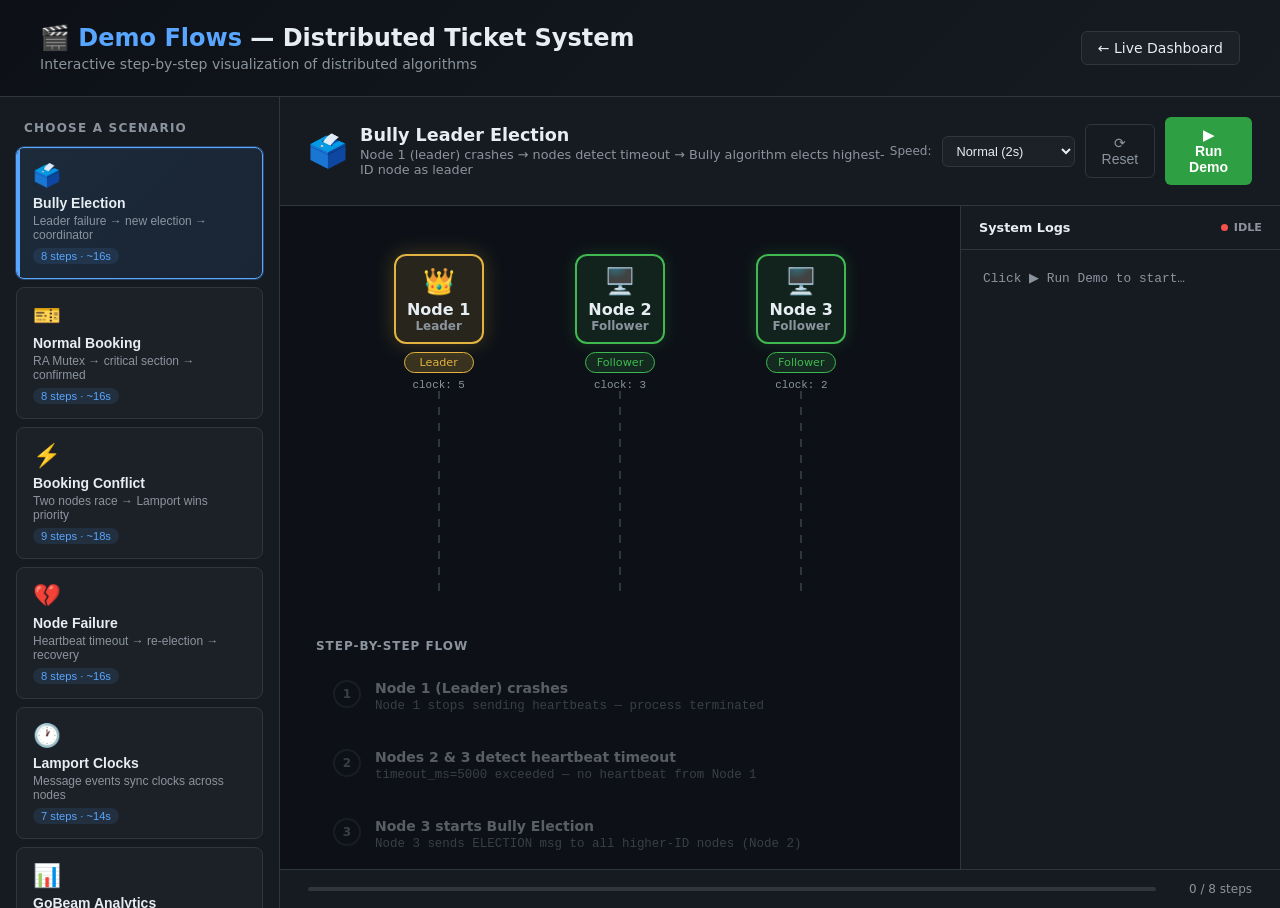
<file: web/static/demo.html>
<!DOCTYPE html>
<html lang="en">

<head>
    <meta charset="UTF-8" />
    <meta name="viewport" content="width=device-width, initial-scale=1.0" />
    <title>Demo Flows — Distributed Ticket System</title>
    <style>
         :root {
            --bg: #0d1117;
            --surface: #161b22;
            --surface2: #1c2128;
            --border: #30363d;
            --text: #e6edf3;
            --muted: #8b949e;
            --green: #2ea043;
            --green-glow: #3fb950;
            --blue: #1f6feb;
            --blue-bright: #58a6ff;
            --purple: #6e40c9;
            --purple-bright: #a371f7;
            --yellow: #d29922;
            --yellow-bright: #e3b341;
            --red: #b62324;
            --red-bright: #f85149;
            --orange: #db6d28;
            --orange-bright: #ffa657;
            --radius: 10px;
        }
        
        * {
            margin: 0;
            padding: 0;
            box-sizing: border-box;
        }
        
        body {
            background: var(--bg);
            color: var(--text);
            font-family: 'Segoe UI', system-ui, sans-serif;
            min-height: 100vh;
        }
        /* ── Header ── */
        
        .demo-header {
            background: linear-gradient(135deg, #0d1117 0%, #161b22 100%);
            border-bottom: 1px solid var(--border);
            padding: 24px 40px;
            display: flex;
            align-items: center;
            justify-content: space-between;
        }
        
        .demo-header h1 {
            font-size: 1.5rem;
            font-weight: 700;
        }
        
        .demo-header h1 span {
            color: var(--blue-bright);
        }
        
        .demo-header p {
            color: var(--muted);
            font-size: 0.875rem;
            margin-top: 4px;
        }
        
        .back-btn {
            background: var(--surface2);
            border: 1px solid var(--border);
            color: var(--text);
            padding: 8px 16px;
            border-radius: 6px;
            text-decoration: none;
            font-size: 0.875rem;
            transition: background 0.2s;
        }
        
        .back-btn:hover {
            background: var(--border);
        }
        /* ── Layout ── */
        
        .demo-main {
            display: grid;
            grid-template-columns: 280px 1fr;
            gap: 0;
            height: calc(100vh - 89px);
        }
        /* ── Sidebar ── */
        
        .sidebar {
            background: var(--surface);
            border-right: 1px solid var(--border);
            padding: 24px 16px;
            overflow-y: auto;
        }
        
        .sidebar h3 {
            font-size: 0.75rem;
            text-transform: uppercase;
            letter-spacing: 0.1em;
            color: var(--muted);
            margin-bottom: 12px;
            padding: 0 8px;
        }
        
        .scenario-btn {
            width: 100%;
            padding: 14px 16px;
            margin-bottom: 8px;
            background: var(--surface2);
            border: 1px solid var(--border);
            border-radius: 8px;
            color: var(--text);
            cursor: pointer;
            text-align: left;
            transition: all 0.2s;
            position: relative;
            overflow: hidden;
        }
        
        .scenario-btn:hover {
            border-color: var(--blue);
            background: #1c2a3a;
        }
        
        .scenario-btn.active {
            border-color: var(--blue-bright);
            background: linear-gradient(135deg, #1c2a3a, #1a2535);
            box-shadow: 0 0 0 1px rgba(88, 166, 255, 0.3), inset 0 1px 0 rgba(88, 166, 255, 0.1);
        }
        
        .scenario-btn.active::before {
            content: '';
            position: absolute;
            left: 0;
            top: 0;
            bottom: 0;
            width: 3px;
            background: var(--blue-bright);
        }
        
        .scenario-btn .icon {
            font-size: 1.4rem;
            display: block;
            margin-bottom: 6px;
        }
        
        .scenario-btn .title {
            font-size: 0.875rem;
            font-weight: 600;
            display: block;
        }
        
        .scenario-btn .desc {
            font-size: 0.75rem;
            color: var(--muted);
            margin-top: 3px;
            display: block;
        }
        
        .scenario-btn .step-count {
            font-size: 0.7rem;
            color: var(--blue-bright);
            background: rgba(88, 166, 255, 0.1);
            border-radius: 10px;
            padding: 2px 8px;
            margin-top: 6px;
            display: inline-block;
        }
        /* ── Main Panel ── */
        
        .demo-content {
            display: grid;
            grid-template-rows: auto 1fr auto;
            overflow: hidden;
        }
        /* ── Scenario Header ── */
        
        .scenario-header {
            padding: 20px 28px;
            border-bottom: 1px solid var(--border);
            display: flex;
            align-items: center;
            justify-content: space-between;
            background: var(--surface);
        }
        
        .scenario-title {
            display: flex;
            align-items: center;
            gap: 12px;
        }
        
        .scenario-title .big-icon {
            font-size: 2rem;
        }
        
        .scenario-title h2 {
            font-size: 1.1rem;
            font-weight: 700;
        }
        
        .scenario-title p {
            font-size: 0.8rem;
            color: var(--muted);
            margin-top: 2px;
        }
        
        .ctrl-group {
            display: flex;
            gap: 10px;
            align-items: center;
        }
        
        .play-btn {
            background: var(--green);
            border: none;
            color: white;
            padding: 10px 24px;
            border-radius: 6px;
            cursor: pointer;
            font-size: 0.875rem;
            font-weight: 600;
            transition: background 0.2s;
            display: flex;
            align-items: center;
            gap: 6px;
        }
        
        .play-btn:hover {
            background: var(--green-glow);
        }
        
        .play-btn:disabled {
            background: var(--border);
            cursor: not-allowed;
            color: var(--muted);
        }
        
        .reset-btn {
            background: transparent;
            border: 1px solid var(--border);
            color: var(--muted);
            padding: 10px 16px;
            border-radius: 6px;
            cursor: pointer;
            font-size: 0.875rem;
            transition: all 0.2s;
        }
        
        .reset-btn:hover {
            border-color: var(--text);
            color: var(--text);
        }
        
        .speed-label {
            font-size: 0.75rem;
            color: var(--muted);
        }
        
        .speed-select {
            background: var(--surface2);
            border: 1px solid var(--border);
            color: var(--text);
            padding: 6px 10px;
            border-radius: 6px;
            font-size: 0.8rem;
        }
        /* ── Visualization Area ── */
        
        .viz-area {
            display: grid;
            grid-template-columns: 1fr 320px;
            overflow: hidden;
        }
        /* ── Diagram Canvas ── */
        
        .diagram-canvas {
            padding: 28px;
            overflow-y: auto;
            position: relative;
        }
        /* Node diagram */
        
        .nodes-diagram {
            display: flex;
            justify-content: space-around;
            align-items: flex-start;
            padding: 20px 40px;
            position: relative;
            min-height: 280px;
        }
        
        .node-col {
            display: flex;
            flex-direction: column;
            align-items: center;
            gap: 0;
            position: relative;
            width: 100px;
        }
        
        .node-box {
            width: 90px;
            height: 90px;
            border-radius: 12px;
            border: 2px solid var(--border);
            background: var(--surface2);
            display: flex;
            flex-direction: column;
            align-items: center;
            justify-content: center;
            font-weight: 700;
            font-size: 1rem;
            position: relative;
            transition: all 0.4s ease;
            z-index: 2;
        }
        
        .node-box .node-icon {
            font-size: 1.6rem;
            margin-bottom: 4px;
        }
        
        .node-box .node-label {
            font-size: 0.75rem;
            color: var(--muted);
        }
        
        .node-box.state-leader {
            border-color: var(--yellow-bright);
            background: rgba(227, 179, 65, 0.12);
            box-shadow: 0 0 20px rgba(227, 179, 65, 0.25);
        }
        
        .node-box.state-active {
            border-color: var(--green-glow);
            background: rgba(63, 185, 80, 0.1);
            box-shadow: 0 0 15px rgba(63, 185, 80, 0.2);
        }
        
        .node-box.state-election {
            border-color: var(--orange-bright);
            background: rgba(255, 166, 87, 0.12);
            box-shadow: 0 0 15px rgba(255, 166, 87, 0.25);
            animation: pulse-election 1s ease-in-out;
        }
        
        .node-box.state-down {
            border-color: var(--red-bright);
            background: rgba(248, 81, 73, 0.1);
            opacity: 0.6;
        }
        
        .node-box.state-cs {
            border-color: var(--purple-bright);
            background: rgba(163, 113, 247, 0.15);
            box-shadow: 0 0 20px rgba(163, 113, 247, 0.3);
        }
        
        .node-box.state-highlight {
            border-color: var(--blue-bright);
            background: rgba(88, 166, 255, 0.12);
            box-shadow: 0 0 15px rgba(88, 166, 255, 0.25);
            transform: scale(1.06);
        }
        
        @keyframes pulse-election {
            0%,
            100% {
                transform: scale(1);
            }
            50% {
                transform: scale(1.08);
            }
        }
        
        .node-status-badge {
            margin-top: 8px;
            font-size: 0.7rem;
            padding: 3px 10px;
            border-radius: 20px;
            background: var(--surface2);
            border: 1px solid var(--border);
            color: var(--muted);
            transition: all 0.4s;
            text-align: center;
            min-width: 70px;
        }
        
        .node-status-badge.badge-leader {
            background: rgba(227, 179, 65, 0.2);
            border-color: var(--yellow-bright);
            color: var(--yellow-bright);
        }
        
        .node-status-badge.badge-active {
            background: rgba(63, 185, 80, 0.15);
            border-color: var(--green-glow);
            color: var(--green-glow);
        }
        
        .node-status-badge.badge-election {
            background: rgba(255, 166, 87, 0.2);
            border-color: var(--orange-bright);
            color: var(--orange-bright);
        }
        
        .node-status-badge.badge-down {
            background: rgba(248, 81, 73, 0.15);
            border-color: var(--red-bright);
            color: var(--red-bright);
        }
        
        .node-status-badge.badge-cs {
            background: rgba(163, 113, 247, 0.2);
            border-color: var(--purple-bright);
            color: var(--purple-bright);
        }
        /* Clock display under each node */
        
        .node-clock {
            margin-top: 6px;
            font-size: 0.68rem;
            color: var(--muted);
            font-family: monospace;
            transition: all 0.3s;
        }
        
        .node-clock.changed {
            color: var(--blue-bright);
            font-weight: 700;
        }
        /* vertical lifeline */
        
        .node-lifeline {
            width: 2px;
            background: repeating-linear-gradient(to bottom, var(--border) 0, var(--border) 8px, transparent 8px, transparent 16px);
            flex: 1;
            min-height: 200px;
            position: relative;
        }
        
        .node-lifeline.down {
            background: repeating-linear-gradient(to bottom, var(--red-bright) 0, var(--red-bright) 8px, transparent 8px, transparent 16px);
            opacity: 0.4;
        }
        /* Message arrows */
        
        .messages-layer {
            position: absolute;
            top: 0;
            left: 0;
            right: 0;
            bottom: 0;
            pointer-events: none;
        }
        
        .msg-arrow {
            position: absolute;
            display: flex;
            align-items: center;
            opacity: 0;
            transition: opacity 0.3s;
        }
        
        .msg-arrow.visible {
            opacity: 1;
        }
        
        .msg-arrow.animate-right {
            animation: slideRight 0.5s ease forwards;
        }
        
        .msg-arrow.animate-left {
            animation: slideLeft 0.5s ease forwards;
        }
        
        @keyframes slideRight {
            from {
                opacity: 0;
                transform: translateX(-20px);
            }
            to {
                opacity: 1;
                transform: translateX(0);
            }
        }
        
        @keyframes slideLeft {
            from {
                opacity: 0;
                transform: translateX(20px);
            }
            to {
                opacity: 1;
                transform: translateX(0);
            }
        }
        /* Steps Timeline / Flow */
        
        .steps-timeline {
            margin-top: 28px;
            padding: 0 8px;
        }
        
        .steps-timeline h3 {
            font-size: 0.75rem;
            text-transform: uppercase;
            letter-spacing: 0.08em;
            color: var(--muted);
            margin-bottom: 14px;
        }
        
        .step-item {
            display: flex;
            align-items: flex-start;
            gap: 14px;
            margin-bottom: 10px;
            padding: 12px 16px;
            border-radius: 8px;
            border: 1px solid transparent;
            transition: all 0.4s ease;
            opacity: 0.35;
        }
        
        .step-item.done {
            opacity: 1;
            border-color: var(--border);
            background: var(--surface2);
        }
        
        .step-item.active {
            opacity: 1;
            border-color: var(--blue-bright);
            background: rgba(88, 166, 255, 0.08);
            box-shadow: 0 0 12px rgba(88, 166, 255, 0.15);
        }
        
        .step-item .step-num {
            min-width: 28px;
            height: 28px;
            border-radius: 50%;
            border: 2px solid var(--border);
            display: flex;
            align-items: center;
            justify-content: center;
            font-size: 0.75rem;
            font-weight: 700;
            color: var(--muted);
            transition: all 0.4s;
            flex-shrink: 0;
        }
        
        .step-item.done .step-num {
            background: var(--green);
            border-color: var(--green-glow);
            color: white;
        }
        
        .step-item.active .step-num {
            background: var(--blue);
            border-color: var(--blue-bright);
            color: white;
            animation: pulse-num 1.2s ease-in-out infinite;
        }
        
        @keyframes pulse-num {
            0%,
            100% {
                box-shadow: 0 0 0 0 rgba(88, 166, 255, 0.4);
            }
            50% {
                box-shadow: 0 0 0 6px rgba(88, 166, 255, 0);
            }
        }
        
        .step-item .step-body {
            flex: 1;
        }
        
        .step-item .step-title {
            font-size: 0.875rem;
            font-weight: 600;
            margin-bottom: 3px;
        }
        
        .step-item .step-detail {
            font-size: 0.78rem;
            color: var(--muted);
            font-family: monospace;
        }
        
        .step-item.active .step-detail {
            color: var(--blue-bright);
        }
        /* ── Log Panel ── */
        
        .log-panel {
            background: var(--surface);
            border-left: 1px solid var(--border);
            display: flex;
            flex-direction: column;
            overflow: hidden;
        }
        
        .log-panel-header {
            padding: 14px 18px;
            border-bottom: 1px solid var(--border);
            font-size: 0.8rem;
            font-weight: 600;
            display: flex;
            align-items: center;
            justify-content: space-between;
        }
        
        .live-dot {
            width: 7px;
            height: 7px;
            border-radius: 50%;
            background: var(--red-bright);
            animation: blink 1.2s ease infinite;
        }
        
        .live-dot.active {
            background: var(--green-glow);
        }
        
        @keyframes blink {
            0%,
            100% {
                opacity: 1;
            }
            50% {
                opacity: 0.3;
            }
        }
        
        .log-entries {
            flex: 1;
            overflow-y: auto;
            padding: 12px 14px;
            font-family: 'Consolas', 'Fira Code', monospace;
            font-size: 0.75rem;
        }
        
        .log-entries::-webkit-scrollbar {
            width: 5px;
        }
        
        .log-entries::-webkit-scrollbar-track {
            background: transparent;
        }
        
        .log-entries::-webkit-scrollbar-thumb {
            background: var(--border);
            border-radius: 3px;
        }
        
        .log-entry {
            padding: 5px 0;
            border-bottom: 1px solid rgba(48, 54, 61, 0.5);
            opacity: 0;
            transform: translateY(4px);
            transition: all 0.3s;
            display: flex;
            gap: 8px;
            align-items: flex-start;
        }
        
        .log-entry.show {
            opacity: 1;
            transform: translateY(0);
        }
        
        .log-time {
            color: var(--muted);
            min-width: 55px;
            flex-shrink: 0;
        }
        
        .log-node {
            min-width: 55px;
            flex-shrink: 0;
            border-radius: 3px;
            padding: 0 4px;
            text-align: center;
        }
        
        .log-node.n1 {
            color: #79c0ff;
            background: rgba(121, 192, 255, 0.1);
        }
        
        .log-node.n2 {
            color: #a371f7;
            background: rgba(163, 113, 247, 0.1);
        }
        
        .log-node.n3 {
            color: #56d364;
            background: rgba(86, 211, 100, 0.1);
        }
        
        .log-node.sys {
            color: var(--yellow-bright);
            background: rgba(227, 179, 65, 0.1);
        }
        
        .log-msg {
            flex: 1;
            color: var(--text);
        }
        
        .log-msg.success {
            color: var(--green-glow);
        }
        
        .log-msg.error {
            color: var(--red-bright);
        }
        
        .log-msg.warn {
            color: var(--yellow-bright);
        }
        
        .log-msg.info {
            color: var(--blue-bright);
        }
        /* ── Progress Bar ── */
        
        .progress-bar-wrap {
            padding: 12px 28px;
            border-top: 1px solid var(--border);
            background: var(--surface);
            display: flex;
            align-items: center;
            gap: 16px;
        }
        
        .progress-bar {
            flex: 1;
            height: 4px;
            background: var(--border);
            border-radius: 4px;
            overflow: hidden;
        }
        
        .progress-fill {
            height: 100%;
            background: linear-gradient(90deg, var(--blue), var(--blue-bright));
            border-radius: 4px;
            transition: width 0.5s ease;
            width: 0%;
        }
        
        .progress-label {
            font-size: 0.75rem;
            color: var(--muted);
            min-width: 80px;
            text-align: right;
        }
        /* ── Message Arrow SVG overlay ── */
        
        #msg-svg {
            position: absolute;
            top: 0;
            left: 0;
            width: 100%;
            height: 100%;
            pointer-events: none;
            overflow: visible;
        }
        
        .arrow-line {
            stroke-width: 2;
            fill: none;
            stroke-dasharray: 6 3;
            opacity: 0;
            transition: opacity 0.3s;
        }
        
        .arrow-line.show {
            opacity: 1;
            animation: dash 1s linear infinite;
        }
        
        .arrow-line.solid {
            stroke-dasharray: none;
            animation: none;
        }
        
        .arrow-line.green {
            stroke: var(--green-glow);
        }
        
        .arrow-line.blue {
            stroke: var(--blue-bright);
        }
        
        .arrow-line.orange {
            stroke: var(--orange-bright);
        }
        
        .arrow-line.red {
            stroke: var(--red-bright);
        }
        
        .arrow-line.purple {
            stroke: var(--purple-bright);
        }
        
        .arrow-line.yellow {
            stroke: var(--yellow-bright);
        }
        
        @keyframes dash {
            to {
                stroke-dashoffset: -20;
            }
        }
        
        .arrow-label {
            font-size: 0.62rem;
            fill: var(--text);
            opacity: 0;
            transition: opacity 0.3s 0.2s;
            pointer-events: none;
        }
        
        .arrow-label.show {
            opacity: 1;
        }

        /* ── Apache Beam Viz ── */
        .beam-viz-overlay {
            position: absolute;
            top: 140px;
            left: 50%;
            transform: translateX(-50%);
            width: 80%;
            background: rgba(13, 17, 23, 0.95);
            border: 1px solid var(--blue);
            border-radius: 12px;
            padding: 24px;
            z-index: 10;
            display: none;
            backdrop-filter: blur(10px);
            box-shadow: 0 10px 40px rgba(0,0,0,0.6), 0 0 20px rgba(88, 166, 255, 0.2);
        }
        
        .beam-viz-overlay.show {
            display: block;
            animation: fadeInScale 0.4s cubic-bezier(0.175, 0.885, 0.32, 1.275);
        }
        
        @keyframes fadeInScale {
            from { opacity: 0; transform: translateX(-50%) scale(0.9); }
            to { opacity: 1; transform: translateX(-50%) scale(1); }
        }
        
        .beam-pipeline-box {
            display: flex;
            flex-direction: column;
            gap: 20px;
        }
        
        .beam-header {
            font-size: 1rem;
            font-weight: 800;
            color: var(--blue-bright);
            text-align: center;
            letter-spacing: 0.1em;
            text-transform: uppercase;
        }
        
        .beam-stats-grid {
            display: grid;
            grid-template-columns: repeat(3, 1fr);
            gap: 12px;
        }
        
        .beam-stat-card {
            background: var(--surface2);
            border: 1px solid var(--border);
            padding: 12px;
            border-radius: 8px;
            text-align: center;
        }
        
        .beam-stat-card label {
            display: block;
            font-size: 0.65rem;
            color: var(--muted);
            margin-bottom: 4px;
        }
        
        .beam-stat-card .value {
            font-size: 1.25rem;
            font-weight: 700;
            color: var(--text);
        }
        
        .beam-v-divider {
            height: 1px;
            background: var(--border);
            width: 100%;
        }
        
        .beam-chart-container {
            display: flex;
            justify-content: space-around;
            align-items: flex-end;
            height: 120px;
            padding-bottom: 20px;
            gap: 20px;
        }
        
        .beam-bar {
            flex: 1;
            background: linear-gradient(to top, var(--blue), var(--blue-bright));
            border-radius: 4px 4px 0 0;
            position: relative;
            transition: height 1s cubic-bezier(0.4, 0, 0.2, 1);
            height: var(--height);
            max-width: 60px;
        }
        
        .beam-bar::after {
            content: attr(data-label);
            position: absolute;
            bottom: -20px;
            left: 50%;
            transform: translateX(-50%);
            font-size: 0.65rem;
            color: var(--muted);
        }
        
        .beam-bar span {
            position: absolute;
            top: -18px;
            left: 50%;
            transform: translateX(-50%);
            font-size: 0.75rem;
            font-weight: 700;
            color: var(--blue-bright);
        }

        /* Completed banner */
        
        .done-banner {
            display: none;
            padding: 12px 20px;
            background: rgba(46, 160, 67, 0.12);
            border: 1px solid var(--green);
            border-radius: 8px;
            color: var(--green-glow);
            font-size: 0.875rem;
            font-weight: 600;
            text-align: center;
            margin: 16px 28px 0;
        }
        
        .done-banner.show {
            display: block;
        }
        /* Responsive */
        
        @media (max-width: 900px) {
            .demo-main {
                grid-template-columns: 1fr;
                grid-template-rows: auto 1fr;
                height: auto;
            }
            .sidebar {
                display: flex;
                gap: 8px;
                overflow-x: auto;
                padding: 12px;
                border-right: none;
                border-bottom: 1px solid var(--border);
            }
            .scenario-btn {
                min-width: 160px;
                flex-shrink: 0;
            }
            .viz-area {
                grid-template-columns: 1fr;
            }
            .log-panel {
                max-height: 200px;
                border-left: none;
                border-top: 1px solid var(--border);
            }
        }
    </style>
</head>

<body>

    <header class="demo-header">
        <div>
            <h1>🎬 <span>Demo Flows</span> — Distributed Ticket System</h1>
            <p>Interactive step-by-step visualization of distributed algorithms</p>
        </div>
        <a href="index.html" class="back-btn">← Live Dashboard</a>
    </header>

    <div class="demo-main">
        <!-- ── Sidebar ── -->
        <aside class="sidebar">
            <h3>Choose a Scenario</h3>

            <button class="scenario-btn active" data-id="bully" onclick="loadScenario('bully')">
      <span class="icon">🗳️</span>
      <span class="title">Bully Election</span>
      <span class="desc">Leader failure → new election → coordinator</span>
      <span class="step-count">8 steps · ~16s</span>
    </button>

            <button class="scenario-btn" data-id="booking" onclick="loadScenario('booking')">
      <span class="icon">🎫</span>
      <span class="title">Normal Booking</span>
      <span class="desc">RA Mutex → critical section → confirmed</span>
      <span class="step-count">8 steps · ~16s</span>
    </button>

            <button class="scenario-btn" data-id="conflict" onclick="loadScenario('conflict')">
      <span class="icon">⚡</span>
      <span class="title">Booking Conflict</span>
      <span class="desc">Two nodes race → Lamport wins priority</span>
      <span class="step-count">9 steps · ~18s</span>
    </button>

            <button class="scenario-btn" data-id="heartbeat" onclick="loadScenario('heartbeat')">
      <span class="icon">💔</span>
      <span class="title">Node Failure</span>
      <span class="desc">Heartbeat timeout → re-election → recovery</span>
      <span class="step-count">8 steps · ~16s</span>
    </button>

            <button class="scenario-btn" data-id="lamport" onclick="loadScenario('lamport')">
      <span class="icon">🕐</span>
      <span class="title">Lamport Clocks</span>
      <span class="desc">Message events sync clocks across nodes</span>
      <span class="step-count">7 steps · ~14s</span>
    </button>

            <button class="scenario-btn" data-id="beam" onclick="loadScenario('beam')">
      <span class="icon">📊</span>
      <span class="title">GoBeam Analytics</span>
      <span class="desc">Parallel log processing → stats → reports</span>
      <span class="step-count">6 steps · ~12s</span>
    </button>
        </aside>

        <!-- ── Main Content ── -->
        <div class="demo-content">
            <!-- Scenario Header -->
            <div class="scenario-header">
                <div class="scenario-title">
                    <span class="big-icon" id="sc-icon">🗳️</span>
                    <div>
                        <h2 id="sc-title">Bully Leader Election</h2>
                        <p id="sc-desc">Node fails → surviving nodes detect timeout → highest-ID node wins</p>
                    </div>
                </div>
                <div class="ctrl-group">
                    <span class="speed-label">Speed:</span>
                    <select class="speed-select" id="speed-select">
          <option value="2000">Normal (2s)</option>
          <option value="1000">Fast (1s)</option>
          <option value="500">Very Fast (0.5s)</option>
          <option value="3000">Slow (3s)</option>
        </select>
                    <button class="reset-btn" onclick="resetScenario()">⟳ Reset</button>
                    <button class="play-btn" id="play-btn" onclick="playScenario()">▶ Run Demo</button>
                </div>
            </div>

            <div class="viz-area">
                <!-- Diagram + Steps -->
                <div class="diagram-canvas">
                    <!-- Node Diagram -->
                    <div class="nodes-diagram" id="nodes-diagram">
                        <!-- Node columns -->
                        <div class="node-col" id="ncol-1">
                            <div class="node-box state-active" id="nbox-1">
                                <span class="node-icon">🖥️</span>
                                <span>Node 1</span>
                                <span class="node-label" id="nlabel-1">Follower</span>
                            </div>
                            <div class="node-status-badge badge-active" id="nbadge-1">Follower</div>
                            <div class="node-clock" id="nclock-1">clock: 0</div>
                            <div class="node-lifeline" id="nlife-1"></div>
                        </div>

                        <div class="node-col" id="ncol-2">
                            <div class="node-box state-leader" id="nbox-2">
                                <span class="node-icon">👑</span>
                                <span>Node 2</span>
                                <span class="node-label" id="nlabel-2">Leader</span>
                            </div>
                            <div class="node-status-badge badge-leader" id="nbadge-2">Leader</div>
                            <div class="node-clock" id="nclock-2">clock: 0</div>
                            <div class="node-lifeline" id="nlife-2"></div>
                        </div>

                        <div class="node-col" id="ncol-3">
                            <div class="node-box state-active" id="nbox-3">
                                <span class="node-icon">🖥️</span>
                                <span>Node 3</span>
                                <span class="node-label" id="nlabel-3">Follower</span>
                            </div>
                            <div class="node-status-badge badge-active" id="nbadge-3">Follower</div>
                            <div class="node-clock" id="nclock-3">clock: 0</div>
                            <div class="node-lifeline" id="nlife-3"></div>
                        </div>

                        <!-- SVG overlay for arrows -->
                        <svg id="msg-svg" xmlns="http://www.w3.org/2000/svg"></svg>
                    </div>

                    <!-- Apache Beam Special Viz -->
                    <div id="beam-viz-overlay" class="beam-viz-overlay">
                        <div class="beam-pipeline-box">
                            <div class="beam-header">Apache Beam Go Pipeline</div>
                            <div class="beam-stats-grid">
                                <div class="beam-stat-card">
                                    <label>Total Events</label>
                                    <div class="value" id="beam-total-events">0</div>
                                </div>
                                <div class="beam-stat-card">
                                    <label>Success Rate</label>
                                    <div class="value" id="beam-success-rate">0%</div>
                                </div>
                                <div class="beam-stat-card">
                                    <label>Parallel Workers</label>
                                    <div class="value">3 (Direct)</div>
                                </div>
                            </div>
                            <div class="beam-v-divider"></div>
                            <div class="beam-chart-container">
                                <div class="beam-bar" style="--height: 0%" data-label="Node1"><span id="beam-bar-1">0</span></div>
                                <div class="beam-bar" style="--height: 0%" data-label="Node2"><span id="beam-bar-2">0</span></div>
                                <div class="beam-bar" style="--height: 0%" data-label="Node3"><span id="beam-bar-3">0</span></div>
                            </div>
                        </div>
                    </div>

                    <!-- Done banner -->
                    <div class="done-banner" id="done-banner">✅ Scenario Complete</div>

                    <!-- Steps timeline -->
                    <div class="steps-timeline">
                        <h3>Step-by-step flow</h3>
                        <div id="steps-list"></div>
                    </div>
                </div>

                <!-- Log Panel -->
                <div class="log-panel">
                    <div class="log-panel-header">
                        <span>System Logs</span>
                        <div style="display:flex;align-items:center;gap:6px;">
                            <div class="live-dot" id="live-dot"></div>
                            <span style="font-size:0.7rem;color:var(--muted)" id="live-label">IDLE</span>
                        </div>
                    </div>
                    <div class="log-entries" id="log-entries">
                        <div style="color:var(--muted);padding:8px;font-size:0.8rem">Click ▶ Run Demo to start a scenario…</div>
                    </div>
                </div>
            </div>

            <!-- Progress Bar -->
            <div class="progress-bar-wrap">
                <div class="progress-bar">
                    <div class="progress-fill" id="progress-fill"></div>
                </div>
                <span class="progress-label" id="progress-label">0 / 0 steps</span>
            </div>
        </div>
    </div>

    <script src="demo.js"></script>
</body>

</html>
</file>
